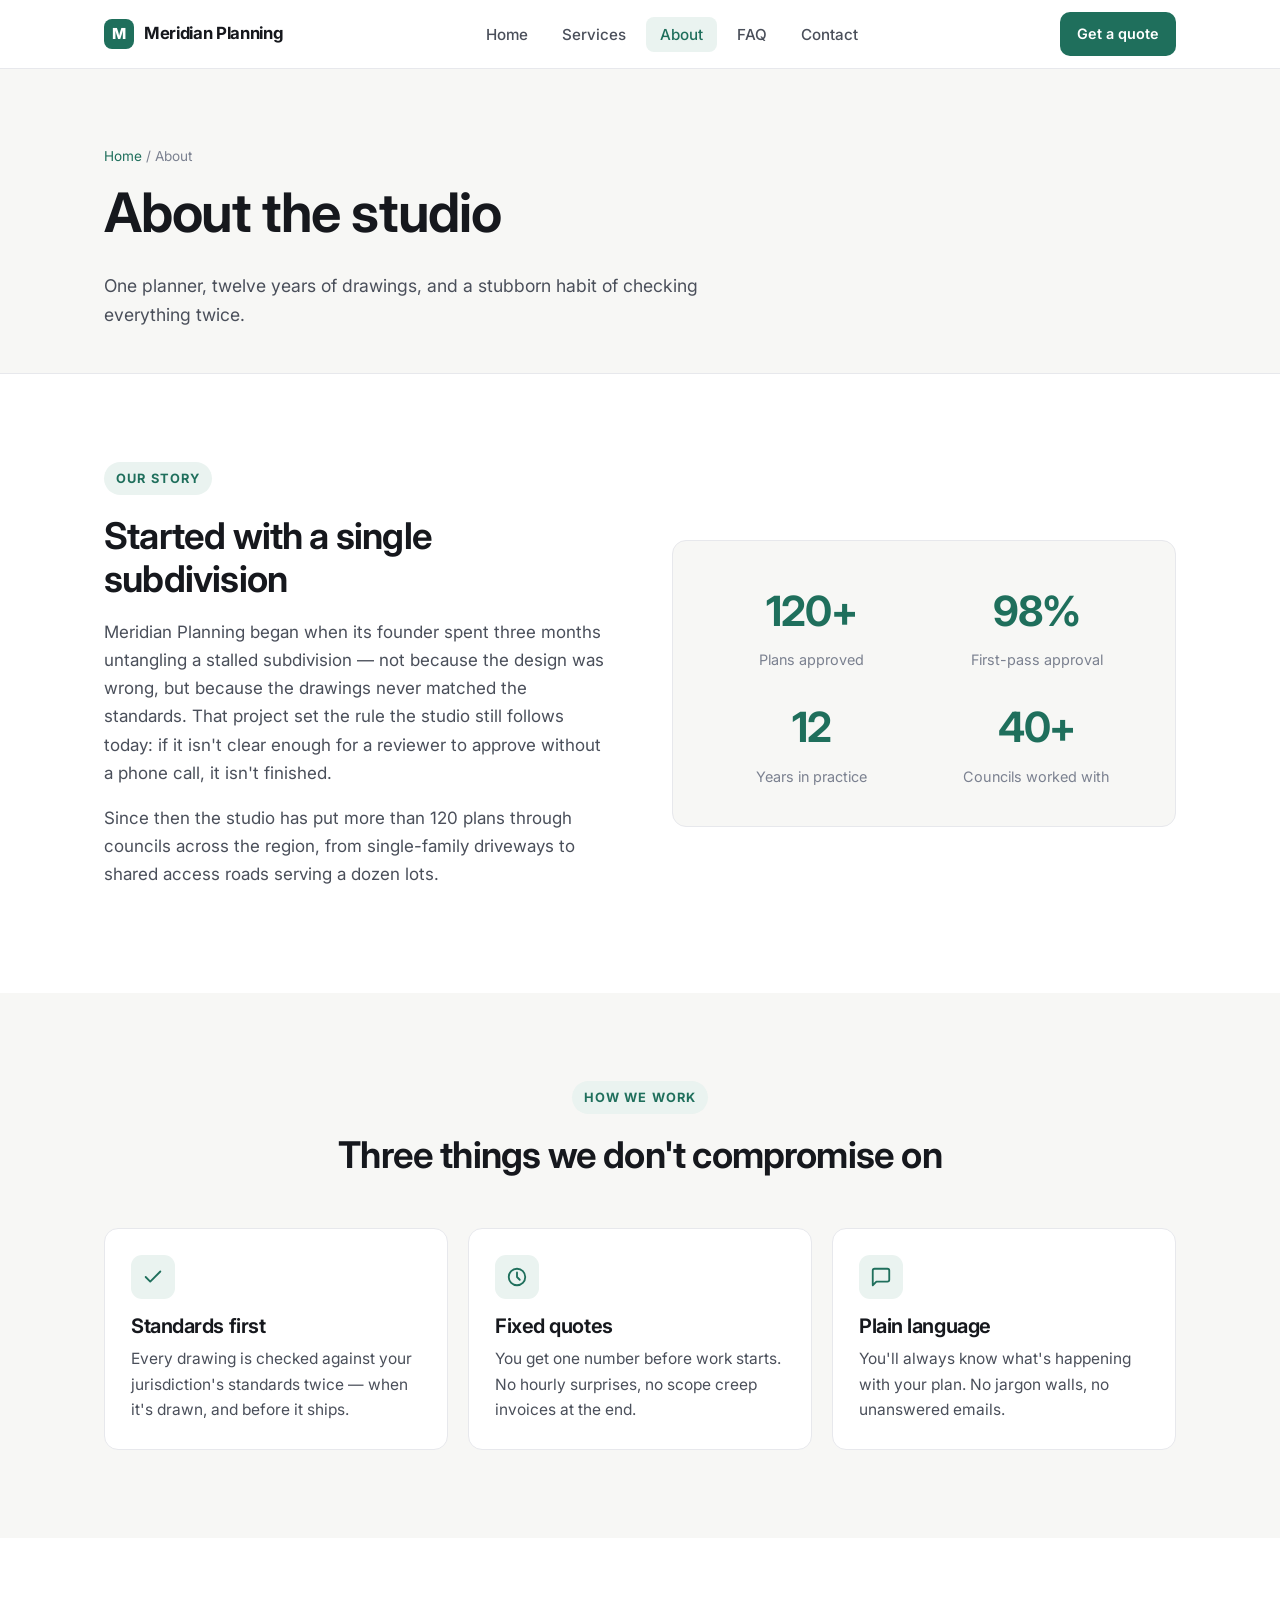
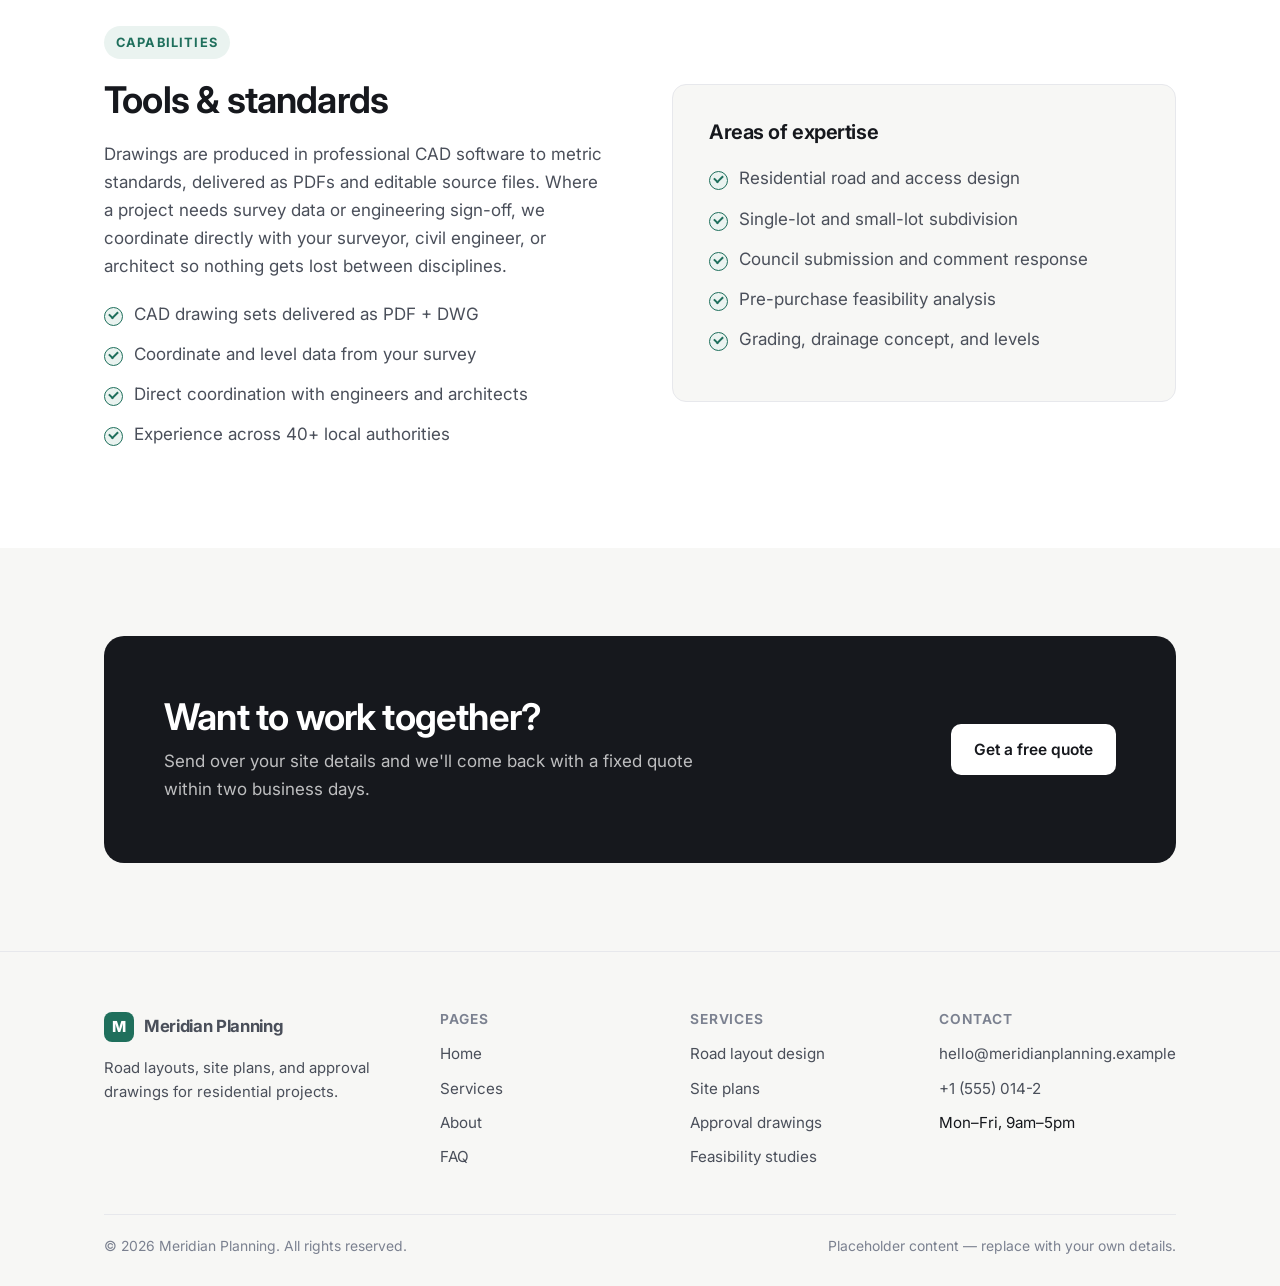
<file: about.html>
<!DOCTYPE html>
<html lang="en">
<head>
  <meta charset="UTF-8" />
  <meta name="viewport" content="width=device-width, initial-scale=1.0" />
  <title>About — Meridian Planning</title>
  <meta name="description" content="A small planning studio with twelve years of experience and a 98% first-pass approval rate." />
  <link rel="preconnect" href="https://fonts.googleapis.com" />
  <link rel="preconnect" href="https://fonts.gstatic.com" crossorigin />
  <link href="https://fonts.googleapis.com/css2?family=Inter:wght@400;500;600;700&display=swap" rel="stylesheet" />
  <link rel="stylesheet" href="css/style.css" />
</head>
<body>

  <header class="site-header">
    <div class="container nav">
      <a href="index.html" class="brand"><span class="mark">M</span> Meridian Planning</a>
      <button class="nav-toggle" aria-label="Toggle menu" aria-expanded="false"><span></span></button>
      <ul class="nav-links">
        <li><a href="index.html">Home</a></li>
        <li><a href="services.html">Services</a></li>
        <li><a href="about.html">About</a></li>
        <li><a href="faq.html">FAQ</a></li>
        <li><a href="contact.html">Contact</a></li>
      </ul>
      <div class="nav-cta"><a href="contact.html" class="btn btn-primary btn-sm">Get a quote</a></div>
    </div>
  </header>

  <main>
    <div class="page-head">
      <div class="container">
        <div class="breadcrumb"><a href="index.html">Home</a> / About</div>
        <h1>About the studio</h1>
        <p>One planner, twelve years of drawings, and a stubborn habit of checking everything twice.</p>
      </div>
    </div>

    <section>
      <div class="container split">
        <div class="reveal">
          <span class="eyebrow">Our story</span>
          <h2>Started with a single subdivision</h2>
          <p style="color: var(--ink-soft);">
            Meridian Planning began when its founder spent three months untangling a stalled
            subdivision — not because the design was wrong, but because the drawings never
            matched the standards. That project set the rule the studio still follows today:
            if it isn't clear enough for a reviewer to approve without a phone call, it isn't finished.
          </p>
          <p style="color: var(--ink-soft);">
            Since then the studio has put more than 120 plans through councils across the region,
            from single-family driveways to shared access roads serving a dozen lots.
          </p>
        </div>
        <div class="panel reveal">
          <div class="stats" style="grid-template-columns: repeat(2, 1fr);">
            <div class="stat"><strong>120+</strong><span>Plans approved</span></div>
            <div class="stat"><strong>98%</strong><span>First-pass approval</span></div>
            <div class="stat"><strong>12</strong><span>Years in practice</span></div>
            <div class="stat"><strong>40+</strong><span>Councils worked with</span></div>
          </div>
        </div>
      </div>
    </section>

    <section class="section-soft">
      <div class="container">
        <div class="section-head center reveal">
          <span class="eyebrow">How we work</span>
          <h2>Three things we don't compromise on</h2>
        </div>
        <div class="grid grid-3">
          <div class="card reveal">
            <div class="icon" aria-hidden="true">
              <svg width="22" height="22" viewBox="0 0 24 24" fill="none" stroke="currentColor" stroke-width="2" stroke-linecap="round" stroke-linejoin="round"><path d="M20 6 9 17l-5-5"/></svg>
            </div>
            <h3>Standards first</h3>
            <p>Every drawing is checked against your jurisdiction's standards twice — when it's drawn, and before it ships.</p>
          </div>
          <div class="card reveal">
            <div class="icon" aria-hidden="true">
              <svg width="22" height="22" viewBox="0 0 24 24" fill="none" stroke="currentColor" stroke-width="2" stroke-linecap="round" stroke-linejoin="round"><circle cx="12" cy="12" r="9"/><path d="M12 7v5l3 3"/></svg>
            </div>
            <h3>Fixed quotes</h3>
            <p>You get one number before work starts. No hourly surprises, no scope creep invoices at the end.</p>
          </div>
          <div class="card reveal">
            <div class="icon" aria-hidden="true">
              <svg width="22" height="22" viewBox="0 0 24 24" fill="none" stroke="currentColor" stroke-width="2" stroke-linecap="round" stroke-linejoin="round"><path d="M21 15a2 2 0 0 1-2 2H7l-4 4V5a2 2 0 0 1 2-2h14a2 2 0 0 1 2 2z"/></svg>
            </div>
            <h3>Plain language</h3>
            <p>You'll always know what's happening with your plan. No jargon walls, no unanswered emails.</p>
          </div>
        </div>
      </div>
    </section>

    <section>
      <div class="container split reverse">
        <div class="split-media panel reveal">
          <h3>Areas of expertise</h3>
          <ul class="tick-list">
            <li>Residential road and access design</li>
            <li>Single-lot and small-lot subdivision</li>
            <li>Council submission and comment response</li>
            <li>Pre-purchase feasibility analysis</li>
            <li>Grading, drainage concept, and levels</li>
          </ul>
        </div>
        <div class="reveal">
          <span class="eyebrow">Capabilities</span>
          <h2>Tools &amp; standards</h2>
          <p style="color: var(--ink-soft);">
            Drawings are produced in professional CAD software to metric standards, delivered as
            PDFs and editable source files. Where a project needs survey data or engineering
            sign-off, we coordinate directly with your surveyor, civil engineer, or architect so
            nothing gets lost between disciplines.
          </p>
          <ul class="tick-list">
            <li>CAD drawing sets delivered as PDF + DWG</li>
            <li>Coordinate and level data from your survey</li>
            <li>Direct coordination with engineers and architects</li>
            <li>Experience across 40+ local authorities</li>
          </ul>
        </div>
      </div>
    </section>

    <section class="section-soft">
      <div class="container">
        <div class="cta-band reveal">
          <div>
            <h2>Want to work together?</h2>
            <p>Send over your site details and we'll come back with a fixed quote within two business days.</p>
          </div>
          <a href="contact.html" class="btn btn-primary">Get a free quote</a>
        </div>
      </div>
    </section>
  </main>

  <footer class="site-footer">
    <div class="container">
      <div class="footer-grid">
        <div class="footer-about">
          <a href="index.html" class="brand"><span class="mark">M</span> Meridian Planning</a>
          <p>Road layouts, site plans, and approval drawings for residential projects.</p>
        </div>
        <div>
          <h4>Pages</h4>
          <ul>
            <li><a href="index.html">Home</a></li>
            <li><a href="services.html">Services</a></li>
            <li><a href="about.html">About</a></li>
            <li><a href="faq.html">FAQ</a></li>
          </ul>
        </div>
        <div>
          <h4>Services</h4>
          <ul>
            <li><a href="services.html#roads">Road layout design</a></li>
            <li><a href="services.html#sites">Site plans</a></li>
            <li><a href="services.html#approvals">Approval drawings</a></li>
            <li><a href="services.html#feasibility">Feasibility studies</a></li>
          </ul>
        </div>
        <div>
          <h4>Contact</h4>
          <ul>
            <li><a href="mailto:hello@meridianplanning.example">hello@meridianplanning.example</a></li>
            <li><a href="tel:+15550142">+1 (555) 014-2</a></li>
            <li>Mon–Fri, 9am–5pm</li>
          </ul>
        </div>
      </div>
      <div class="footer-bottom">
        <span>© <span data-year>2026</span> Meridian Planning. All rights reserved.</span>
        <span>Placeholder content — replace with your own details.</span>
      </div>
    </div>
  </footer>

  <script src="js/main.js"></script>
</body>
</html>
</file>
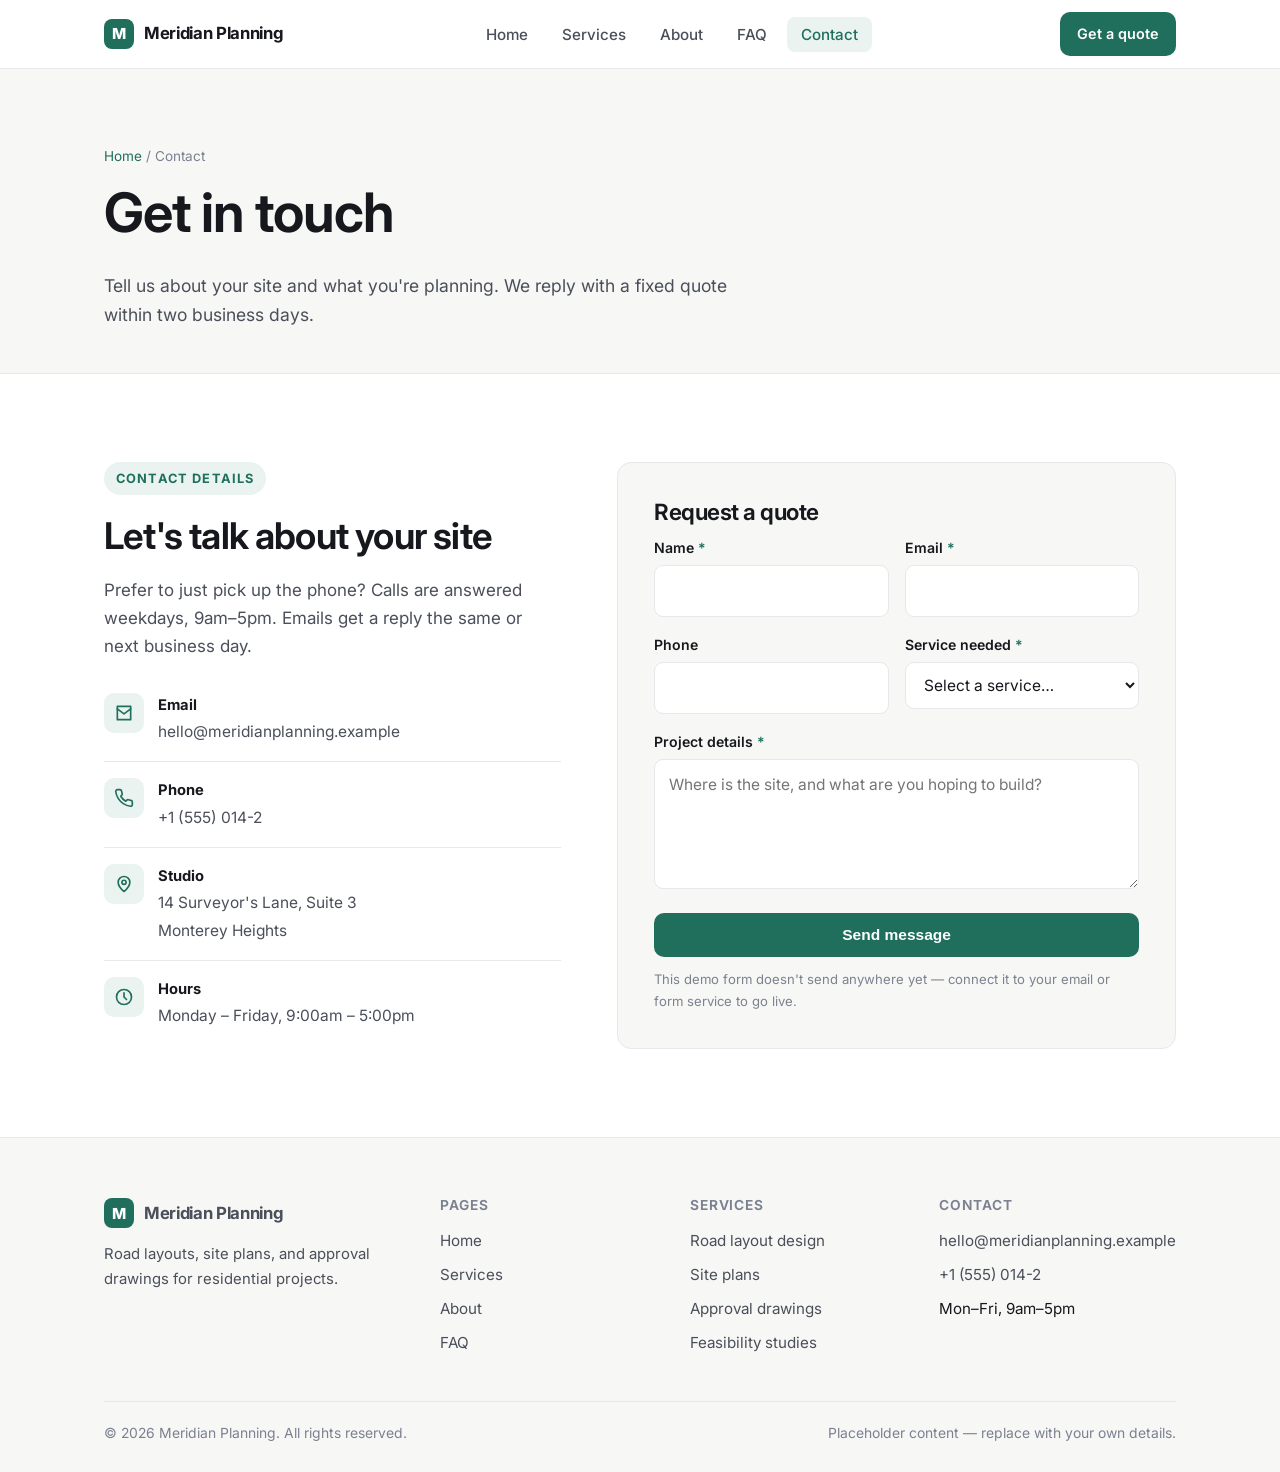
<file: contact.html>
<!DOCTYPE html>
<html lang="en">
<head>
  <meta charset="UTF-8" />
  <meta name="viewport" content="width=device-width, initial-scale=1.0" />
  <title>Contact — Meridian Planning</title>
  <meta name="description" content="Get a fixed quote for your road layout, site plan, or approval drawings within two business days." />
  <link rel="preconnect" href="https://fonts.googleapis.com" />
  <link rel="preconnect" href="https://fonts.gstatic.com" crossorigin />
  <link href="https://fonts.googleapis.com/css2?family=Inter:wght@400;500;600;700&display=swap" rel="stylesheet" />
  <link rel="stylesheet" href="css/style.css" />
</head>
<body>

  <header class="site-header">
    <div class="container nav">
      <a href="index.html" class="brand"><span class="mark">M</span> Meridian Planning</a>
      <button class="nav-toggle" aria-label="Toggle menu" aria-expanded="false"><span></span></button>
      <ul class="nav-links">
        <li><a href="index.html">Home</a></li>
        <li><a href="services.html">Services</a></li>
        <li><a href="about.html">About</a></li>
        <li><a href="faq.html">FAQ</a></li>
        <li><a href="contact.html">Contact</a></li>
      </ul>
      <div class="nav-cta"><a href="contact.html" class="btn btn-primary btn-sm">Get a quote</a></div>
    </div>
  </header>

  <main>
    <div class="page-head">
      <div class="container">
        <div class="breadcrumb"><a href="index.html">Home</a> / Contact</div>
        <h1>Get in touch</h1>
        <p>Tell us about your site and what you're planning. We reply with a fixed quote within two business days.</p>
      </div>
    </div>

    <section>
      <div class="container contact-grid">
        <div class="reveal">
          <span class="eyebrow">Contact details</span>
          <h2>Let's talk about your site</h2>
          <p style="color: var(--ink-soft);">
            Prefer to just pick up the phone? Calls are answered weekdays, 9am–5pm.
            Emails get a reply the same or next business day.
          </p>

          <div class="contact-item">
            <div class="icon" aria-hidden="true">
              <svg width="20" height="20" viewBox="0 0 24 24" fill="none" stroke="currentColor" stroke-width="2" stroke-linecap="round" stroke-linejoin="round"><path d="M4 4h16v16H4z"/><path d="m4 7 8 6 8-6"/></svg>
            </div>
            <div>
              <strong>Email</strong>
              <a href="mailto:hello@meridianplanning.example">hello@meridianplanning.example</a>
            </div>
          </div>

          <div class="contact-item">
            <div class="icon" aria-hidden="true">
              <svg width="20" height="20" viewBox="0 0 24 24" fill="none" stroke="currentColor" stroke-width="2" stroke-linecap="round" stroke-linejoin="round"><path d="M22 16.9v3a2 2 0 0 1-2.2 2 19.8 19.8 0 0 1-8.6-3.1 19.5 19.5 0 0 1-6-6A19.8 19.8 0 0 1 2.1 4.2 2 2 0 0 1 4.1 2h3a2 2 0 0 1 2 1.7c.1 1 .4 1.9.7 2.8a2 2 0 0 1-.5 2.1L8.1 9.9a16 16 0 0 0 6 6l1.3-1.3a2 2 0 0 1 2.1-.4c.9.3 1.8.6 2.8.7a2 2 0 0 1 1.7 2z"/></svg>
            </div>
            <div>
              <strong>Phone</strong>
              <a href="tel:+15550142">+1 (555) 014-2</a>
            </div>
          </div>

          <div class="contact-item">
            <div class="icon" aria-hidden="true">
              <svg width="20" height="20" viewBox="0 0 24 24" fill="none" stroke="currentColor" stroke-width="2" stroke-linecap="round" stroke-linejoin="round"><path d="M12 21s-7-5.5-7-11a7 7 0 0 1 14 0c0 5.5-7 11-7 11z"/><circle cx="12" cy="10" r="2.5"/></svg>
            </div>
            <div>
              <strong>Studio</strong>
              <span>14 Surveyor's Lane, Suite 3<br />Monterey Heights</span>
            </div>
          </div>

          <div class="contact-item">
            <div class="icon" aria-hidden="true">
              <svg width="20" height="20" viewBox="0 0 24 24" fill="none" stroke="currentColor" stroke-width="2" stroke-linecap="round" stroke-linejoin="round"><circle cx="12" cy="12" r="9"/><path d="M12 7v5l3 3"/></svg>
            </div>
            <div>
              <strong>Hours</strong>
              <span>Monday – Friday, 9:00am – 5:00pm</span>
            </div>
          </div>
        </div>

        <div class="panel reveal">
          <h2 style="font-size: 1.4rem;">Request a quote</h2>
          <form data-validate novalidate>
            <div class="form-success" role="status">
              Thanks — your message has been received. We'll get back to you within two business days.
            </div>

            <div class="row">
              <div class="field">
                <label for="name">Name <span class="req">*</span></label>
                <input type="text" id="name" name="name" autocomplete="name" required />
                <div class="error-msg">Please enter your name.</div>
              </div>
              <div class="field">
                <label for="email">Email <span class="req">*</span></label>
                <input type="email" id="email" name="email" autocomplete="email" required />
                <div class="error-msg">Please enter a valid email address.</div>
              </div>
            </div>

            <div class="row">
              <div class="field">
                <label for="phone">Phone</label>
                <input type="tel" id="phone" name="phone" autocomplete="tel" />
                <div class="error-msg">Please enter a phone number.</div>
              </div>
              <div class="field">
                <label for="service">Service needed <span class="req">*</span></label>
                <select id="service" name="service" required>
                  <option value="">Select a service…</option>
                  <option>Road layout design</option>
                  <option>Residential site plan</option>
                  <option>Approval drawings</option>
                  <option>Feasibility study</option>
                  <option>Subdivision planning</option>
                  <option>Consultation / review</option>
                  <option>Not sure yet</option>
                </select>
                <div class="error-msg">Please choose a service.</div>
              </div>
            </div>

            <div class="field">
              <label for="message">Project details <span class="req">*</span></label>
              <textarea id="message" name="message" placeholder="Where is the site, and what are you hoping to build?" required></textarea>
              <div class="error-msg">Tell us a little about the project.</div>
            </div>

            <button type="submit" class="btn btn-primary" style="width: 100%;">Send message</button>
            <p style="font-size: 0.82rem; color: var(--ink-faint); margin: 12px 0 0;">
              This demo form doesn't send anywhere yet — connect it to your email or form service to go live.
            </p>
          </form>
        </div>
      </div>
    </section>
  </main>

  <footer class="site-footer">
    <div class="container">
      <div class="footer-grid">
        <div class="footer-about">
          <a href="index.html" class="brand"><span class="mark">M</span> Meridian Planning</a>
          <p>Road layouts, site plans, and approval drawings for residential projects.</p>
        </div>
        <div>
          <h4>Pages</h4>
          <ul>
            <li><a href="index.html">Home</a></li>
            <li><a href="services.html">Services</a></li>
            <li><a href="about.html">About</a></li>
            <li><a href="faq.html">FAQ</a></li>
          </ul>
        </div>
        <div>
          <h4>Services</h4>
          <ul>
            <li><a href="services.html#roads">Road layout design</a></li>
            <li><a href="services.html#sites">Site plans</a></li>
            <li><a href="services.html#approvals">Approval drawings</a></li>
            <li><a href="services.html#feasibility">Feasibility studies</a></li>
          </ul>
        </div>
        <div>
          <h4>Contact</h4>
          <ul>
            <li><a href="mailto:hello@meridianplanning.example">hello@meridianplanning.example</a></li>
            <li><a href="tel:+15550142">+1 (555) 014-2</a></li>
            <li>Mon–Fri, 9am–5pm</li>
          </ul>
        </div>
      </div>
      <div class="footer-bottom">
        <span>© <span data-year>2026</span> Meridian Planning. All rights reserved.</span>
        <span>Placeholder content — replace with your own details.</span>
      </div>
    </div>
  </footer>

  <script src="js/main.js"></script>
</body>
</html>
</file>
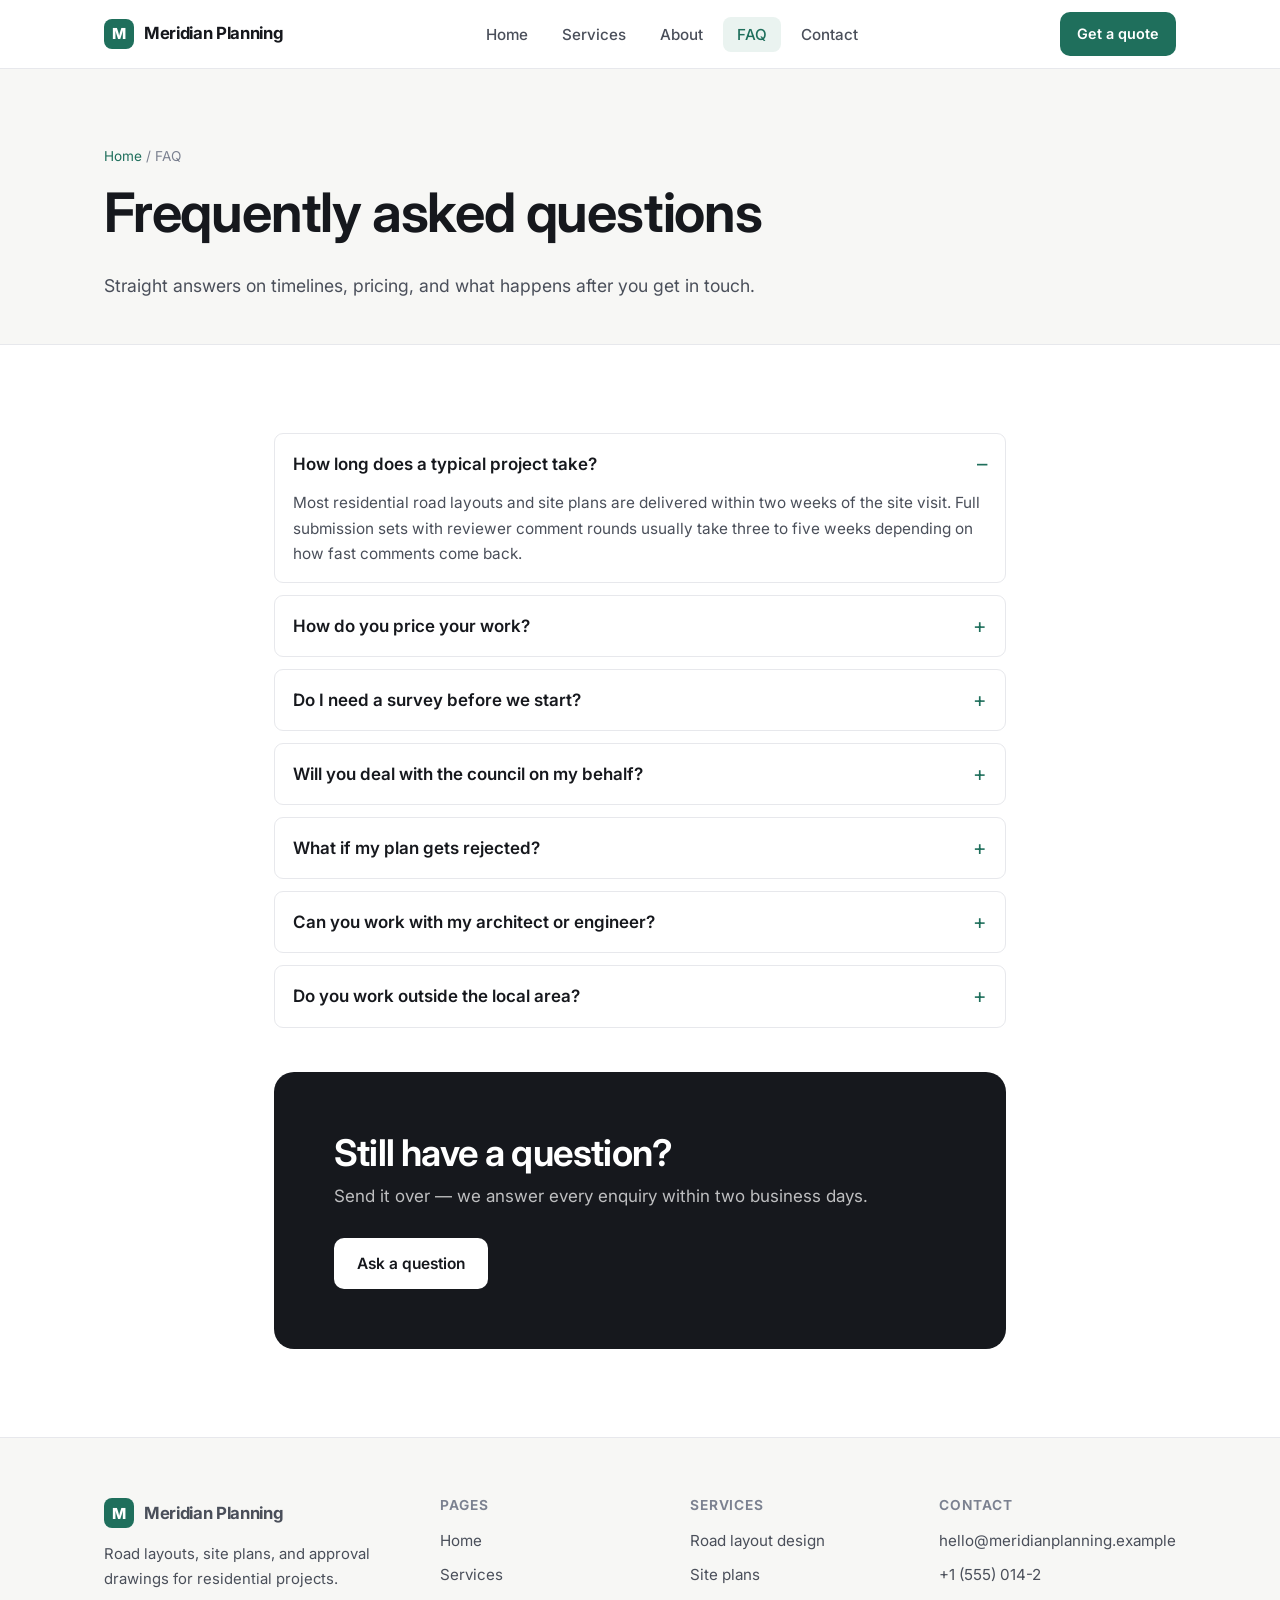
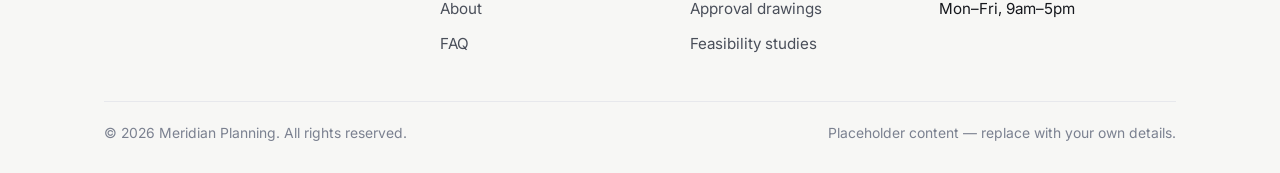
<file: faq.html>
<!DOCTYPE html>
<html lang="en">
<head>
  <meta charset="UTF-8" />
  <meta name="viewport" content="width=device-width, initial-scale=1.0" />
  <title>FAQ — Meridian Planning</title>
  <meta name="description" content="Common questions about road planning, site plans, timelines, and pricing." />
  <link rel="preconnect" href="https://fonts.googleapis.com" />
  <link rel="preconnect" href="https://fonts.gstatic.com" crossorigin />
  <link href="https://fonts.googleapis.com/css2?family=Inter:wght@400;500;600;700&display=swap" rel="stylesheet" />
  <link rel="stylesheet" href="css/style.css" />
</head>
<body>

  <header class="site-header">
    <div class="container nav">
      <a href="index.html" class="brand"><span class="mark">M</span> Meridian Planning</a>
      <button class="nav-toggle" aria-label="Toggle menu" aria-expanded="false"><span></span></button>
      <ul class="nav-links">
        <li><a href="index.html">Home</a></li>
        <li><a href="services.html">Services</a></li>
        <li><a href="about.html">About</a></li>
        <li><a href="faq.html">FAQ</a></li>
        <li><a href="contact.html">Contact</a></li>
      </ul>
      <div class="nav-cta"><a href="contact.html" class="btn btn-primary btn-sm">Get a quote</a></div>
    </div>
  </header>

  <main>
    <div class="page-head">
      <div class="container">
        <div class="breadcrumb"><a href="index.html">Home</a> / FAQ</div>
        <h1>Frequently asked questions</h1>
        <p>Straight answers on timelines, pricing, and what happens after you get in touch.</p>
      </div>
    </div>

    <section>
      <div class="container" style="max-width: 780px;">
        <div class="faq reveal">
          <details open>
            <summary>How long does a typical project take?</summary>
            <p>Most residential road layouts and site plans are delivered within two weeks of the site visit. Full submission sets with reviewer comment rounds usually take three to five weeks depending on how fast comments come back.</p>
          </details>
          <details>
            <summary>How do you price your work?</summary>
            <p>Every project is quoted as a fixed price up front, based on the site size and the drawing set you need. You'll never receive an hourly invoice or a surprise addition at the end.</p>
          </details>
          <details>
            <summary>Do I need a survey before we start?</summary>
            <p>Not always. For a concept layout we can work from satellite imagery and public records. For submission drawings we'll need accurate survey data — if you don't have one yet, we can coordinate with a local surveyor.</p>
          </details>
          <details>
            <summary>Will you deal with the council on my behalf?</summary>
            <p>Yes. We prepare the submission documents, respond to reviewer comments, and reissue revised drawings. You'll always be copied in, but you won't have to decode the correspondence yourself.</p>
          </details>
          <details>
            <summary>What if my plan gets rejected?</summary>
            <p>With a 98% first-pass approval rate it's rare, but if it happens we address the reviewer's comments and reissue the drawings at no extra cost within the original scope of work.</p>
          </details>
          <details>
            <summary>Can you work with my architect or engineer?</summary>
            <p>Absolutely. We regularly coordinate with surveyors, civil engineers, and architects so that levels, structures, and services all line up in one consistent set of drawings.</p>
          </details>
          <details>
            <summary>Do you work outside the local area?</summary>
            <p>Yes — the studio has worked with more than 40 councils. Site visits are local; everything else can be handled remotely by email, phone, and video call.</p>
          </details>
        </div>

        <div class="cta-band reveal" style="margin-top: 44px;">
          <div>
            <h2>Still have a question?</h2>
            <p>Send it over — we answer every enquiry within two business days.</p>
          </div>
          <a href="contact.html" class="btn btn-primary">Ask a question</a>
        </div>
      </div>
    </section>
  </main>

  <footer class="site-footer">
    <div class="container">
      <div class="footer-grid">
        <div class="footer-about">
          <a href="index.html" class="brand"><span class="mark">M</span> Meridian Planning</a>
          <p>Road layouts, site plans, and approval drawings for residential projects.</p>
        </div>
        <div>
          <h4>Pages</h4>
          <ul>
            <li><a href="index.html">Home</a></li>
            <li><a href="services.html">Services</a></li>
            <li><a href="about.html">About</a></li>
            <li><a href="faq.html">FAQ</a></li>
          </ul>
        </div>
        <div>
          <h4>Services</h4>
          <ul>
            <li><a href="services.html#roads">Road layout design</a></li>
            <li><a href="services.html#sites">Site plans</a></li>
            <li><a href="services.html#approvals">Approval drawings</a></li>
            <li><a href="services.html#feasibility">Feasibility studies</a></li>
          </ul>
        </div>
        <div>
          <h4>Contact</h4>
          <ul>
            <li><a href="mailto:hello@meridianplanning.example">hello@meridianplanning.example</a></li>
            <li><a href="tel:+15550142">+1 (555) 014-2</a></li>
            <li>Mon–Fri, 9am–5pm</li>
          </ul>
        </div>
      </div>
      <div class="footer-bottom">
        <span>© <span data-year>2026</span> Meridian Planning. All rights reserved.</span>
        <span>Placeholder content — replace with your own details.</span>
      </div>
    </div>
  </footer>

  <script src="js/main.js"></script>
</body>
</html>
</file>
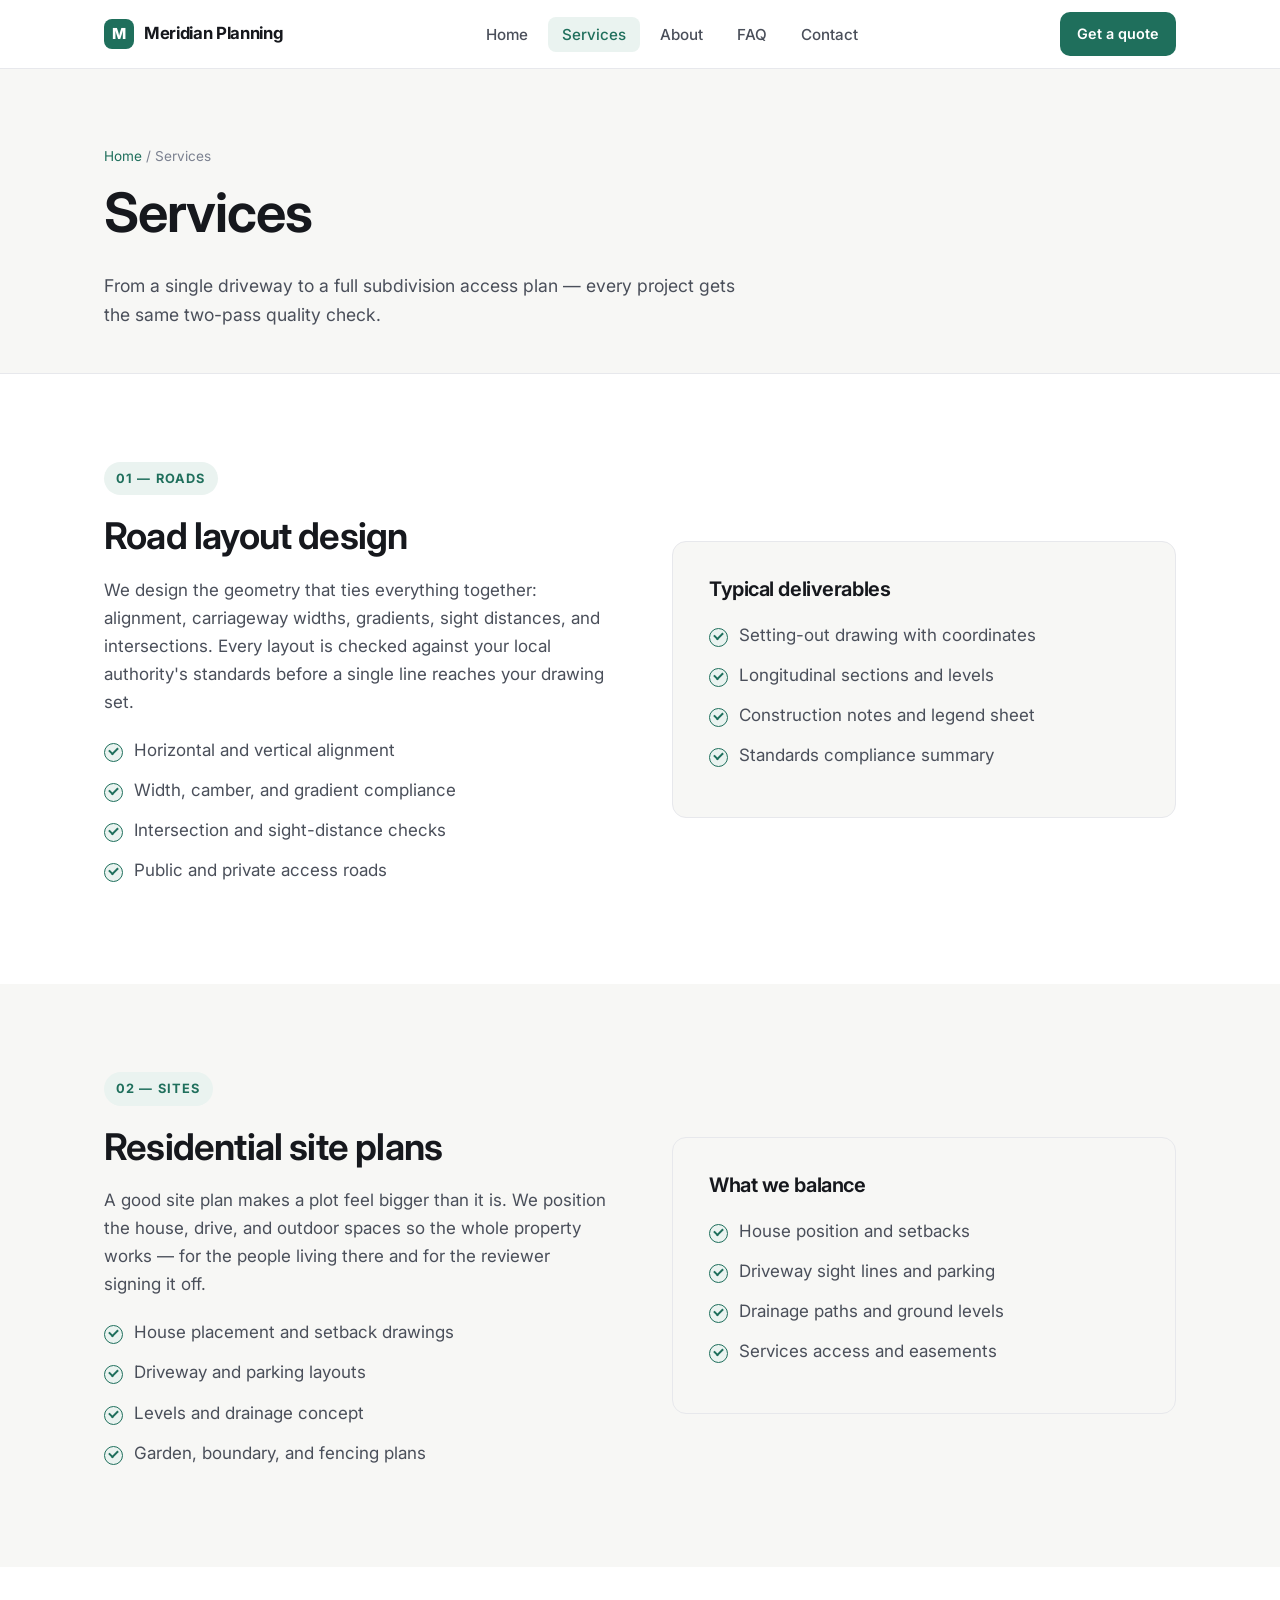
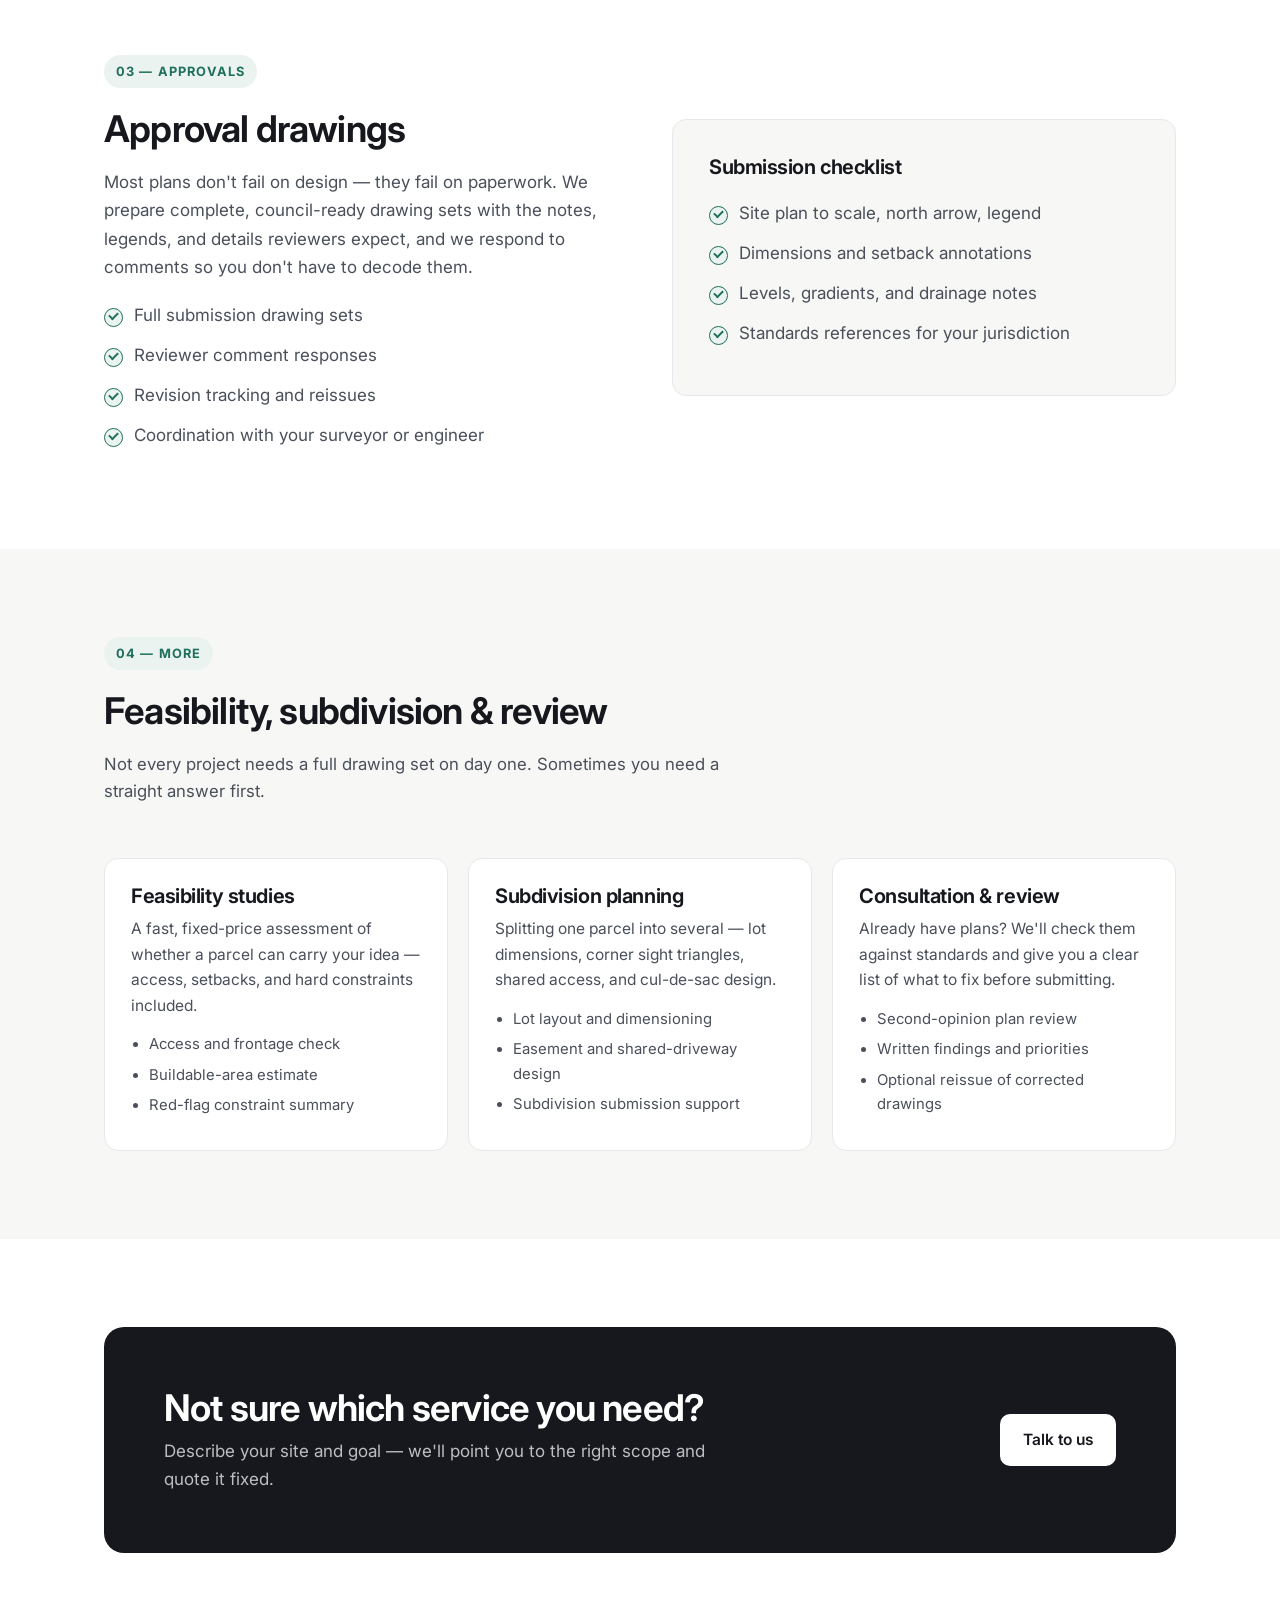
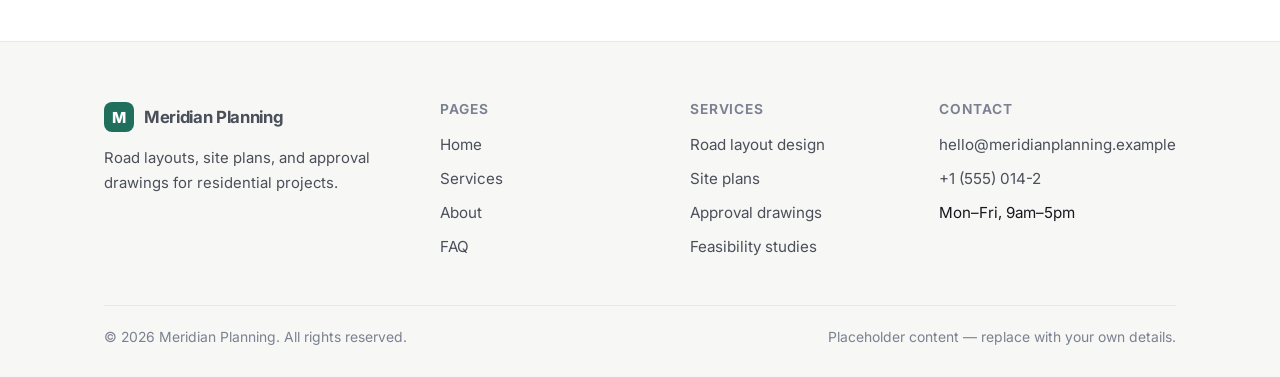
<file: services.html>
<!DOCTYPE html>
<html lang="en">
<head>
  <meta charset="UTF-8" />
  <meta name="viewport" content="width=device-width, initial-scale=1.0" />
  <title>Services — Meridian Planning</title>
  <meta name="description" content="Road layout design, residential site plans, approval drawings, feasibility studies, and subdivision planning." />
  <link rel="preconnect" href="https://fonts.googleapis.com" />
  <link rel="preconnect" href="https://fonts.gstatic.com" crossorigin />
  <link href="https://fonts.googleapis.com/css2?family=Inter:wght@400;500;600;700&display=swap" rel="stylesheet" />
  <link rel="stylesheet" href="css/style.css" />
</head>
<body>

  <header class="site-header">
    <div class="container nav">
      <a href="index.html" class="brand"><span class="mark">M</span> Meridian Planning</a>
      <button class="nav-toggle" aria-label="Toggle menu" aria-expanded="false"><span></span></button>
      <ul class="nav-links">
        <li><a href="index.html">Home</a></li>
        <li><a href="services.html">Services</a></li>
        <li><a href="about.html">About</a></li>
        <li><a href="faq.html">FAQ</a></li>
        <li><a href="contact.html">Contact</a></li>
      </ul>
      <div class="nav-cta"><a href="contact.html" class="btn btn-primary btn-sm">Get a quote</a></div>
    </div>
  </header>

  <main>
    <div class="page-head">
      <div class="container">
        <div class="breadcrumb"><a href="index.html">Home</a> / Services</div>
        <h1>Services</h1>
        <p>From a single driveway to a full subdivision access plan — every project gets the same two-pass quality check.</p>
      </div>
    </div>

    <section id="roads">
      <div class="container split">
        <div class="reveal">
          <span class="eyebrow">01 — Roads</span>
          <h2>Road layout design</h2>
          <p style="color: var(--ink-soft);">We design the geometry that ties everything together: alignment, carriageway widths, gradients, sight distances, and intersections. Every layout is checked against your local authority's standards before a single line reaches your drawing set.</p>
          <ul class="tick-list">
            <li>Horizontal and vertical alignment</li>
            <li>Width, camber, and gradient compliance</li>
            <li>Intersection and sight-distance checks</li>
            <li>Public and private access roads</li>
          </ul>
        </div>
        <div class="panel reveal">
          <h3>Typical deliverables</h3>
          <ul class="tick-list">
            <li>Setting-out drawing with coordinates</li>
            <li>Longitudinal sections and levels</li>
            <li>Construction notes and legend sheet</li>
            <li>Standards compliance summary</li>
          </ul>
        </div>
      </div>
    </section>

    <section id="sites" class="section-soft">
      <div class="container split reverse">
        <div class="split-media panel reveal">
          <h3>What we balance</h3>
          <ul class="tick-list">
            <li>House position and setbacks</li>
            <li>Driveway sight lines and parking</li>
            <li>Drainage paths and ground levels</li>
            <li>Services access and easements</li>
          </ul>
        </div>
        <div class="reveal">
          <span class="eyebrow">02 — Sites</span>
          <h2>Residential site plans</h2>
          <p style="color: var(--ink-soft);">A good site plan makes a plot feel bigger than it is. We position the house, drive, and outdoor spaces so the whole property works — for the people living there and for the reviewer signing it off.</p>
          <ul class="tick-list">
            <li>House placement and setback drawings</li>
            <li>Driveway and parking layouts</li>
            <li>Levels and drainage concept</li>
            <li>Garden, boundary, and fencing plans</li>
          </ul>
        </div>
      </div>
    </section>

    <section id="approvals">
      <div class="container split">
        <div class="reveal">
          <span class="eyebrow">03 — Approvals</span>
          <h2>Approval drawings</h2>
          <p style="color: var(--ink-soft);">Most plans don't fail on design — they fail on paperwork. We prepare complete, council-ready drawing sets with the notes, legends, and details reviewers expect, and we respond to comments so you don't have to decode them.</p>
          <ul class="tick-list">
            <li>Full submission drawing sets</li>
            <li>Reviewer comment responses</li>
            <li>Revision tracking and reissues</li>
            <li>Coordination with your surveyor or engineer</li>
          </ul>
        </div>
        <div class="panel reveal">
          <h3>Submission checklist</h3>
          <ul class="tick-list">
            <li>Site plan to scale, north arrow, legend</li>
            <li>Dimensions and setback annotations</li>
            <li>Levels, gradients, and drainage notes</li>
            <li>Standards references for your jurisdiction</li>
          </ul>
        </div>
      </div>
    </section>

    <section id="feasibility" class="section-soft">
      <div class="container">
        <div class="section-head reveal">
          <span class="eyebrow">04 — More</span>
          <h2>Feasibility, subdivision &amp; review</h2>
          <p>Not every project needs a full drawing set on day one. Sometimes you need a straight answer first.</p>
        </div>
        <div class="grid grid-3">
          <div class="card reveal">
            <h3>Feasibility studies</h3>
            <p>A fast, fixed-price assessment of whether a parcel can carry your idea — access, setbacks, and hard constraints included.</p>
            <ul>
              <li>Access and frontage check</li>
              <li>Buildable-area estimate</li>
              <li>Red-flag constraint summary</li>
            </ul>
          </div>
          <div class="card reveal">
            <h3>Subdivision planning</h3>
            <p>Splitting one parcel into several — lot dimensions, corner sight triangles, shared access, and cul-de-sac design.</p>
            <ul>
              <li>Lot layout and dimensioning</li>
              <li>Easement and shared-driveway design</li>
              <li>Subdivision submission support</li>
            </ul>
          </div>
          <div class="card reveal">
            <h3>Consultation &amp; review</h3>
            <p>Already have plans? We'll check them against standards and give you a clear list of what to fix before submitting.</p>
            <ul>
              <li>Second-opinion plan review</li>
              <li>Written findings and priorities</li>
              <li>Optional reissue of corrected drawings</li>
            </ul>
          </div>
        </div>
      </div>
    </section>

    <section>
      <div class="container">
        <div class="cta-band reveal">
          <div>
            <h2>Not sure which service you need?</h2>
            <p>Describe your site and goal — we'll point you to the right scope and quote it fixed.</p>
          </div>
          <a href="contact.html" class="btn btn-primary">Talk to us</a>
        </div>
      </div>
    </section>
  </main>

  <footer class="site-footer">
    <div class="container">
      <div class="footer-grid">
        <div class="footer-about">
          <a href="index.html" class="brand"><span class="mark">M</span> Meridian Planning</a>
          <p>Road layouts, site plans, and approval drawings for residential projects.</p>
        </div>
        <div>
          <h4>Pages</h4>
          <ul>
            <li><a href="index.html">Home</a></li>
            <li><a href="services.html">Services</a></li>
            <li><a href="about.html">About</a></li>
            <li><a href="faq.html">FAQ</a></li>
          </ul>
        </div>
        <div>
          <h4>Services</h4>
          <ul>
            <li><a href="services.html#roads">Road layout design</a></li>
            <li><a href="services.html#sites">Site plans</a></li>
            <li><a href="services.html#approvals">Approval drawings</a></li>
            <li><a href="services.html#feasibility">Feasibility studies</a></li>
          </ul>
        </div>
        <div>
          <h4>Contact</h4>
          <ul>
            <li><a href="mailto:hello@meridianplanning.example">hello@meridianplanning.example</a></li>
            <li><a href="tel:+15550142">+1 (555) 014-2</a></li>
            <li>Mon–Fri, 9am–5pm</li>
          </ul>
        </div>
      </div>
      <div class="footer-bottom">
        <span>© <span data-year>2026</span> Meridian Planning. All rights reserved.</span>
        <span>Placeholder content — replace with your own details.</span>
      </div>
    </div>
  </footer>

  <script src="js/main.js"></script>
</body>
</html>
</file>
<file: css/style.css>
/* =========================================================
   Meridian Planning — shared styles
   Modern & minimal design system
   ========================================================= */

:root {
  --ink: #16181d;
  --ink-soft: #4a4f5a;
  --ink-faint: #7b8190;
  --line: #e7e8ec;
  --paper: #ffffff;
  --paper-soft: #f7f7f5;
  --accent: #1f6f5c;
  --accent-dark: #175546;
  --accent-soft: #eaf3f0;
  --radius: 14px;
  --radius-sm: 9px;
  --shadow: 0 1px 2px rgba(16, 18, 24, 0.04), 0 8px 24px rgba(16, 18, 24, 0.06);
  --max: 1120px;
  --font: "Inter", -apple-system, BlinkMacSystemFont, "Segoe UI", Roboto, Helvetica, Arial, sans-serif;
  --mono: "SF Mono", ui-monospace, SFMono-Regular, Menlo, Consolas, monospace;
}

* { box-sizing: border-box; }

html { scroll-behavior: smooth; }

body {
  margin: 0;
  font-family: var(--font);
  color: var(--ink);
  background: var(--paper);
  line-height: 1.65;
  font-size: 17px;
  -webkit-font-smoothing: antialiased;
  text-rendering: optimizeLegibility;
}

img, svg { max-width: 100%; display: block; }

a { color: var(--accent); text-decoration: none; }
a:hover { color: var(--accent-dark); }

h1, h2, h3, h4 {
  line-height: 1.15;
  letter-spacing: -0.022em;
  margin: 0 0 0.5em;
  font-weight: 650;
}
h1 { font-size: clamp(2.3rem, 5vw, 3.4rem); }
h2 { font-size: clamp(1.7rem, 3.2vw, 2.3rem); }
h3 { font-size: 1.25rem; }
p { margin: 0 0 1em; }

.container {
  width: 100%;
  max-width: var(--max);
  margin: 0 auto;
  padding: 0 24px;
}

/* ---------- Header ---------- */
.site-header {
  position: sticky;
  top: 0;
  z-index: 50;
  background: rgba(255, 255, 255, 0.86);
  backdrop-filter: saturate(180%) blur(12px);
  -webkit-backdrop-filter: saturate(180%) blur(12px);
  border-bottom: 1px solid var(--line);
}

.nav {
  display: flex;
  align-items: center;
  justify-content: space-between;
  height: 68px;
  gap: 24px;
}

.brand {
  display: flex;
  align-items: center;
  gap: 10px;
  font-weight: 700;
  letter-spacing: -0.02em;
  font-size: 1.05rem;
  color: var(--ink);
}
.brand:hover { color: var(--ink); }
.brand .mark {
  width: 30px;
  height: 30px;
  border-radius: 8px;
  background: var(--accent);
  color: #fff;
  display: grid;
  place-items: center;
  font-size: 0.95rem;
  font-weight: 800;
  flex: none;
}

.nav-links {
  display: flex;
  align-items: center;
  gap: 6px;
  list-style: none;
  margin: 0;
  padding: 0;
}
.nav-links a {
  color: var(--ink-soft);
  padding: 8px 14px;
  border-radius: 8px;
  font-size: 0.95rem;
  font-weight: 500;
  transition: background 0.15s, color 0.15s;
}
.nav-links a:hover { background: var(--paper-soft); color: var(--ink); }
.nav-links a.active { color: var(--accent); background: var(--accent-soft); }

.nav-cta { display: flex; align-items: center; gap: 12px; }

.nav-toggle {
  display: none;
  background: none;
  border: 1px solid var(--line);
  border-radius: 8px;
  width: 40px;
  height: 40px;
  cursor: pointer;
  padding: 0;
  align-items: center;
  justify-content: center;
}
.nav-toggle span,
.nav-toggle span::before,
.nav-toggle span::after {
  content: "";
  display: block;
  width: 17px;
  height: 2px;
  background: var(--ink);
  border-radius: 2px;
  position: relative;
  transition: transform 0.2s, opacity 0.2s;
}
.nav-toggle span::before { position: absolute; top: -5.5px; }
.nav-toggle span::after { position: absolute; top: 5.5px; }
.nav-toggle[aria-expanded="true"] span { background: transparent; }
.nav-toggle[aria-expanded="true"] span::before { transform: translateY(5.5px) rotate(45deg); }
.nav-toggle[aria-expanded="true"] span::after { transform: translateY(-5.5px) rotate(-45deg); }

/* ---------- Buttons ---------- */
.btn {
  display: inline-flex;
  align-items: center;
  justify-content: center;
  gap: 8px;
  padding: 12px 22px;
  border-radius: 10px;
  font-size: 0.97rem;
  font-weight: 600;
  border: 1px solid transparent;
  cursor: pointer;
  transition: all 0.18s;
  white-space: nowrap;
}
.btn-primary { background: var(--accent); color: #fff; }
.btn-primary:hover { background: var(--accent-dark); color: #fff; transform: translateY(-1px); }
.btn-ghost { background: transparent; color: var(--ink); border-color: var(--line); }
.btn-ghost:hover { background: var(--paper-soft); color: var(--ink); border-color: #d3d5db; }
.btn-sm { padding: 9px 16px; font-size: 0.9rem; }

/* ---------- Hero ---------- */
.hero {
  position: relative;
  overflow: hidden;
  padding: clamp(56px, 9vw, 104px) 0 clamp(48px, 7vw, 80px);
  background: linear-gradient(180deg, #eef1ee 0%, var(--paper) 70%);
}

/* 3D scene background (dirty street → clean & green street) */
.hero-canvas {
  position: absolute;
  inset: 0;
  z-index: 0;
}
.hero-canvas canvas { display: block; width: 100%; height: 100%; }
.hero-canvas.no-3d {
  background:
    radial-gradient(120% 90% at 80% 0%, #cfe8f5 0%, transparent 55%),
    linear-gradient(180deg, #e8e2d4 0%, #dcecdf 100%);
}
/* readability scrim over the scene */
.hero::before {
  content: "";
  position: absolute;
  inset: 0;
  z-index: 1;
  pointer-events: none;
  background: linear-gradient(100deg, rgba(255,255,255,0.94) 0%, rgba(255,255,255,0.82) 38%, rgba(255,255,255,0.28) 62%, rgba(255,255,255,0.05) 100%);
}
.hero > .container { position: relative; z-index: 2; }

.scene-badge {
  position: absolute;
  left: 24px;
  bottom: 20px;
  display: flex;
  align-items: center;
  gap: 10px;
  padding: 8px 14px;
  background: rgba(255, 255, 255, 0.88);
  backdrop-filter: blur(8px);
  -webkit-backdrop-filter: blur(8px);
  border: 1px solid var(--line);
  border-radius: 100px;
  font-size: 0.8rem;
  font-weight: 600;
  color: var(--ink-soft);
  box-shadow: var(--shadow);
}
.scene-dot {
  width: 8px; height: 8px;
  border-radius: 50%;
  background: var(--accent);
  flex: none;
  animation: pulse 1.6s ease-in-out infinite;
}
@keyframes pulse { 0%, 100% { opacity: 1; } 50% { opacity: 0.35; } }
.scene-track {
  width: 64px; height: 5px;
  background: var(--line);
  border-radius: 100px;
  overflow: hidden;
}
.scene-track span {
  display: block;
  height: 100%;
  width: 0%;
  background: var(--accent);
  border-radius: 100px;
  transition: width 0.2s linear;
}
@media (prefers-reduced-motion: reduce) {
  .scene-dot { animation: none; }
}
.hero-grid {
  display: grid;
  grid-template-columns: 1.05fr 0.95fr;
  gap: clamp(32px, 5vw, 64px);
  align-items: center;
}
.eyebrow {
  display: inline-block;
  font-size: 0.8rem;
  font-weight: 700;
  letter-spacing: 0.09em;
  text-transform: uppercase;
  color: var(--accent);
  background: var(--accent-soft);
  padding: 6px 12px;
  border-radius: 100px;
  margin-bottom: 20px;
}
.hero p.lead {
  font-size: 1.14rem;
  color: var(--ink-soft);
  max-width: 48ch;
}
.hero-actions { display: flex; gap: 12px; flex-wrap: wrap; margin-top: 28px; }

.hero-meta {
  display: flex;
  gap: 28px;
  margin-top: 40px;
  padding-top: 28px;
  border-top: 1px solid var(--line);
  flex-wrap: wrap;
}
.hero-meta div strong {
  display: block;
  font-size: 1.5rem;
  letter-spacing: -0.02em;
}
.hero-meta div span { font-size: 0.86rem; color: var(--ink-faint); }

/* Hero illustration card */
.plan-card {
  background: var(--paper-soft);
  border: 1px solid var(--line);
  border-radius: var(--radius);
  padding: 22px;
  box-shadow: var(--shadow);
}
.plan-card .plan-caption {
  display: flex;
  justify-content: space-between;
  align-items: center;
  font-family: var(--mono);
  font-size: 0.74rem;
  color: var(--ink-faint);
  letter-spacing: 0.04em;
  margin-top: 14px;
}

/* ---------- Sections ---------- */
section { padding: clamp(52px, 8vw, 88px) 0; }
.section-soft { background: var(--paper-soft); }
.section-head { max-width: 620px; margin-bottom: clamp(32px, 5vw, 52px); }
.section-head p { color: var(--ink-soft); font-size: 1.05rem; margin: 0; }
.section-head.center { margin-left: auto; margin-right: auto; text-align: center; }

/* ---------- Cards ---------- */
.grid { display: grid; gap: 20px; }
.grid-3 { grid-template-columns: repeat(3, 1fr); }
.grid-2 { grid-template-columns: repeat(2, 1fr); }
.grid-4 { grid-template-columns: repeat(4, 1fr); }

.card {
  background: var(--paper);
  border: 1px solid var(--line);
  border-radius: var(--radius);
  padding: 26px;
  transition: transform 0.2s, box-shadow 0.2s, border-color 0.2s;
}
.card:hover {
  transform: translateY(-3px);
  box-shadow: var(--shadow);
  border-color: #d8dadf;
}
.card .icon {
  width: 44px;
  height: 44px;
  border-radius: 11px;
  background: var(--accent-soft);
  color: var(--accent);
  display: grid;
  place-items: center;
  margin-bottom: 16px;
}
.card h3 { margin-bottom: 8px; }
.card p { color: var(--ink-soft); font-size: 0.97rem; margin: 0; }
.card ul {
  margin: 14px 0 0;
  padding-left: 18px;
  color: var(--ink-soft);
  font-size: 0.93rem;
}
.card li { margin-bottom: 6px; }

/* ---------- Process ---------- */
.steps { display: grid; grid-template-columns: repeat(4, 1fr); gap: 20px; counter-reset: step; }
.step {
  padding: 24px 20px;
  background: var(--paper);
  border: 1px solid var(--line);
  border-radius: var(--radius);
  position: relative;
}
.step::before {
  counter-increment: step;
  content: "0" counter(step);
  font-family: var(--mono);
  color: var(--accent);
  font-weight: 700;
  font-size: 0.85rem;
  display: block;
  margin-bottom: 14px;
  letter-spacing: 0.06em;
}
.step h3 { font-size: 1.05rem; margin-bottom: 6px; }
.step p { font-size: 0.92rem; color: var(--ink-soft); margin: 0; }

/* ---------- Split / about ---------- */
.split {
  display: grid;
  grid-template-columns: 1fr 1fr;
  gap: clamp(32px, 5vw, 64px);
  align-items: center;
}
.split.reverse .split-media { order: 2; }
.tick-list { list-style: none; padding: 0; margin: 20px 0 0; }
.tick-list li {
  position: relative;
  padding-left: 30px;
  margin-bottom: 12px;
  color: var(--ink-soft);
}
.tick-list li::before {
  content: "";
  position: absolute;
  left: 0; top: 7px;
  width: 17px; height: 17px;
  border-radius: 50%;
  background: var(--accent-soft);
  border: 1.5px solid var(--accent);
}
.tick-list li::after {
  content: "";
  position: absolute;
  left: 5px; top: 11px;
  width: 7px; height: 4px;
  border-left: 2px solid var(--accent);
  border-bottom: 2px solid var(--accent);
  transform: rotate(-45deg);
}

.panel {
  background: var(--paper-soft);
  border: 1px solid var(--line);
  border-radius: var(--radius);
  padding: clamp(24px, 4vw, 36px);
}

/* ---------- Stats ---------- */
.stats { display: grid; grid-template-columns: repeat(4, 1fr); gap: 20px; text-align: center; }
.stat strong {
  display: block;
  font-size: clamp(1.9rem, 3.5vw, 2.6rem);
  letter-spacing: -0.03em;
  color: var(--accent);
}
.stat span { color: var(--ink-faint); font-size: 0.9rem; }

/* ---------- Testimonials ---------- */
.quote {
  background: var(--paper);
  border: 1px solid var(--line);
  border-radius: var(--radius);
  padding: 30px;
}
.quote blockquote {
  margin: 0 0 18px;
  font-size: 1.05rem;
  color: var(--ink);
  line-height: 1.6;
}
.quote .who { display: flex; align-items: center; gap: 12px; }
.quote .avatar {
  width: 42px; height: 42px;
  border-radius: 50%;
  background: var(--accent-soft);
  color: var(--accent);
  display: grid;
  place-items: center;
  font-weight: 700;
  font-size: 0.9rem;
  flex: none;
}
.quote .who strong { display: block; font-size: 0.95rem; }
.quote .who span { font-size: 0.85rem; color: var(--ink-faint); }

/* ---------- CTA band ---------- */
.cta-band {
  background: var(--ink);
  color: #fff;
  border-radius: calc(var(--radius) + 6px);
  padding: clamp(36px, 6vw, 60px);
  display: flex;
  align-items: center;
  justify-content: space-between;
  gap: 28px;
  flex-wrap: wrap;
}
.cta-band h2 { color: #fff; margin-bottom: 8px; }
.cta-band p { color: rgba(255, 255, 255, 0.72); margin: 0; max-width: 52ch; }
.cta-band .btn-primary { background: #fff; color: var(--ink); }
.cta-band .btn-primary:hover { background: var(--accent-soft); color: var(--accent-dark); }

/* ---------- Page header (inner pages) ---------- */
.page-head {
  padding: clamp(44px, 7vw, 76px) 0 clamp(28px, 4vw, 44px);
  border-bottom: 1px solid var(--line);
  background: var(--paper-soft);
}
.page-head p { color: var(--ink-soft); font-size: 1.1rem; max-width: 60ch; margin: 0; }
.breadcrumb { font-size: 0.85rem; color: var(--ink-faint); margin-bottom: 14px; }

/* ---------- Contact ---------- */
.contact-grid { display: grid; grid-template-columns: 0.9fr 1.1fr; gap: clamp(32px, 5vw, 56px); align-items: start; }

.contact-item {
  display: flex;
  gap: 14px;
  padding: 16px 0;
  border-bottom: 1px solid var(--line);
}
.contact-item:last-child { border-bottom: none; }
.contact-item .icon {
  width: 40px; height: 40px;
  border-radius: 10px;
  background: var(--accent-soft);
  color: var(--accent);
  display: grid;
  place-items: center;
  flex: none;
}
.contact-item strong { display: block; font-size: 0.92rem; }
.contact-item span, .contact-item a { color: var(--ink-soft); font-size: 0.97rem; }

form .row { display: grid; grid-template-columns: 1fr 1fr; gap: 16px; }
.field { margin-bottom: 16px; }
.field label {
  display: block;
  font-size: 0.88rem;
  font-weight: 600;
  margin-bottom: 6px;
}
.field label .req { color: var(--accent); }
.field input,
.field select,
.field textarea {
  width: 100%;
  padding: 12px 14px;
  border: 1px solid var(--line);
  border-radius: var(--radius-sm);
  font: inherit;
  font-size: 0.97rem;
  color: var(--ink);
  background: var(--paper);
  transition: border-color 0.15s, box-shadow 0.15s;
}
.field input:focus,
.field select:focus,
.field textarea:focus {
  outline: none;
  border-color: var(--accent);
  box-shadow: 0 0 0 3px var(--accent-soft);
}
.field textarea { min-height: 130px; resize: vertical; }
.field .error-msg {
  display: none;
  color: #c0392b;
  font-size: 0.82rem;
  margin-top: 5px;
}
.field.invalid input,
.field.invalid select,
.field.invalid textarea { border-color: #c0392b; }
.field.invalid .error-msg { display: block; }

.form-success {
  display: none;
  background: var(--accent-soft);
  border: 1px solid var(--accent);
  color: var(--accent-dark);
  border-radius: var(--radius-sm);
  padding: 14px 16px;
  font-size: 0.95rem;
  margin-bottom: 18px;
}
.form-success.show { display: block; }

/* ---------- FAQ ---------- */
.faq details {
  border: 1px solid var(--line);
  border-radius: var(--radius-sm);
  padding: 16px 18px;
  margin-bottom: 12px;
  background: var(--paper);
}
.faq summary {
  cursor: pointer;
  font-weight: 600;
  list-style: none;
  display: flex;
  justify-content: space-between;
  align-items: center;
  gap: 12px;
}
.faq summary::-webkit-details-marker { display: none; }
.faq summary::after { content: "+"; color: var(--accent); font-size: 1.3rem; font-weight: 400; line-height: 1; }
.faq details[open] summary::after { content: "\2013"; }
.faq details p { margin: 12px 0 0; color: var(--ink-soft); font-size: 0.96rem; }

/* ---------- Footer ---------- */
.site-footer {
  background: var(--paper-soft);
  border-top: 1px solid var(--line);
  padding: clamp(40px, 6vw, 60px) 0 28px;
  font-size: 0.95rem;
}
.footer-grid {
  display: grid;
  grid-template-columns: 1.4fr 1fr 1fr 1fr;
  gap: 32px;
  margin-bottom: 36px;
}
.site-footer h4 { font-size: 0.86rem; text-transform: uppercase; letter-spacing: 0.07em; color: var(--ink-faint); margin-bottom: 14px; }
.site-footer ul { list-style: none; margin: 0; padding: 0; }
.site-footer li { margin-bottom: 9px; }
.site-footer a { color: var(--ink-soft); }
.site-footer a:hover { color: var(--accent); }
.footer-about p { color: var(--ink-soft); font-size: 0.93rem; max-width: 34ch; margin-top: 14px; }
.footer-bottom {
  border-top: 1px solid var(--line);
  padding-top: 20px;
  display: flex;
  justify-content: space-between;
  gap: 12px;
  flex-wrap: wrap;
  color: var(--ink-faint);
  font-size: 0.87rem;
}

/* ---------- Reveal animation ---------- */
.reveal {
  opacity: 0;
  transform: translateY(16px);
  transition: opacity 0.55s ease, transform 0.55s ease;
}
.reveal.visible { opacity: 1; transform: none; }

@media (prefers-reduced-motion: reduce) {
  .reveal { opacity: 1; transform: none; transition: none; }
  html { scroll-behavior: auto; }
}

/* ---------- Responsive ---------- */
@media (max-width: 960px) {
  .hero-grid, .split, .contact-grid { grid-template-columns: 1fr; }
  .split.reverse .split-media { order: 0; }
  .grid-3, .grid-4, .steps, .stats { grid-template-columns: repeat(2, 1fr); }
  .footer-grid { grid-template-columns: 1fr 1fr; }
}

@media (max-width: 720px) {
  body { font-size: 16px; }

  .nav-toggle { display: flex; }
  .nav-links {
    position: absolute;
    top: 68px;
    left: 0;
    right: 0;
    background: var(--paper);
    border-bottom: 1px solid var(--line);
    flex-direction: column;
    align-items: stretch;
    padding: 12px 20px 18px;
    gap: 4px;
    display: none;
    box-shadow: var(--shadow);
  }
  .nav-links.open { display: flex; }
  .nav-links a { padding: 12px 14px; display: block; }
  .nav-cta .btn { display: none; }

  .grid-2, .grid-3, .grid-4, .steps, .stats { grid-template-columns: 1fr; }
  form .row { grid-template-columns: 1fr; }
  .footer-grid { grid-template-columns: 1fr; }
  .cta-band { flex-direction: column; align-items: flex-start; }
  .hero-meta { gap: 20px; }
}
</file>
